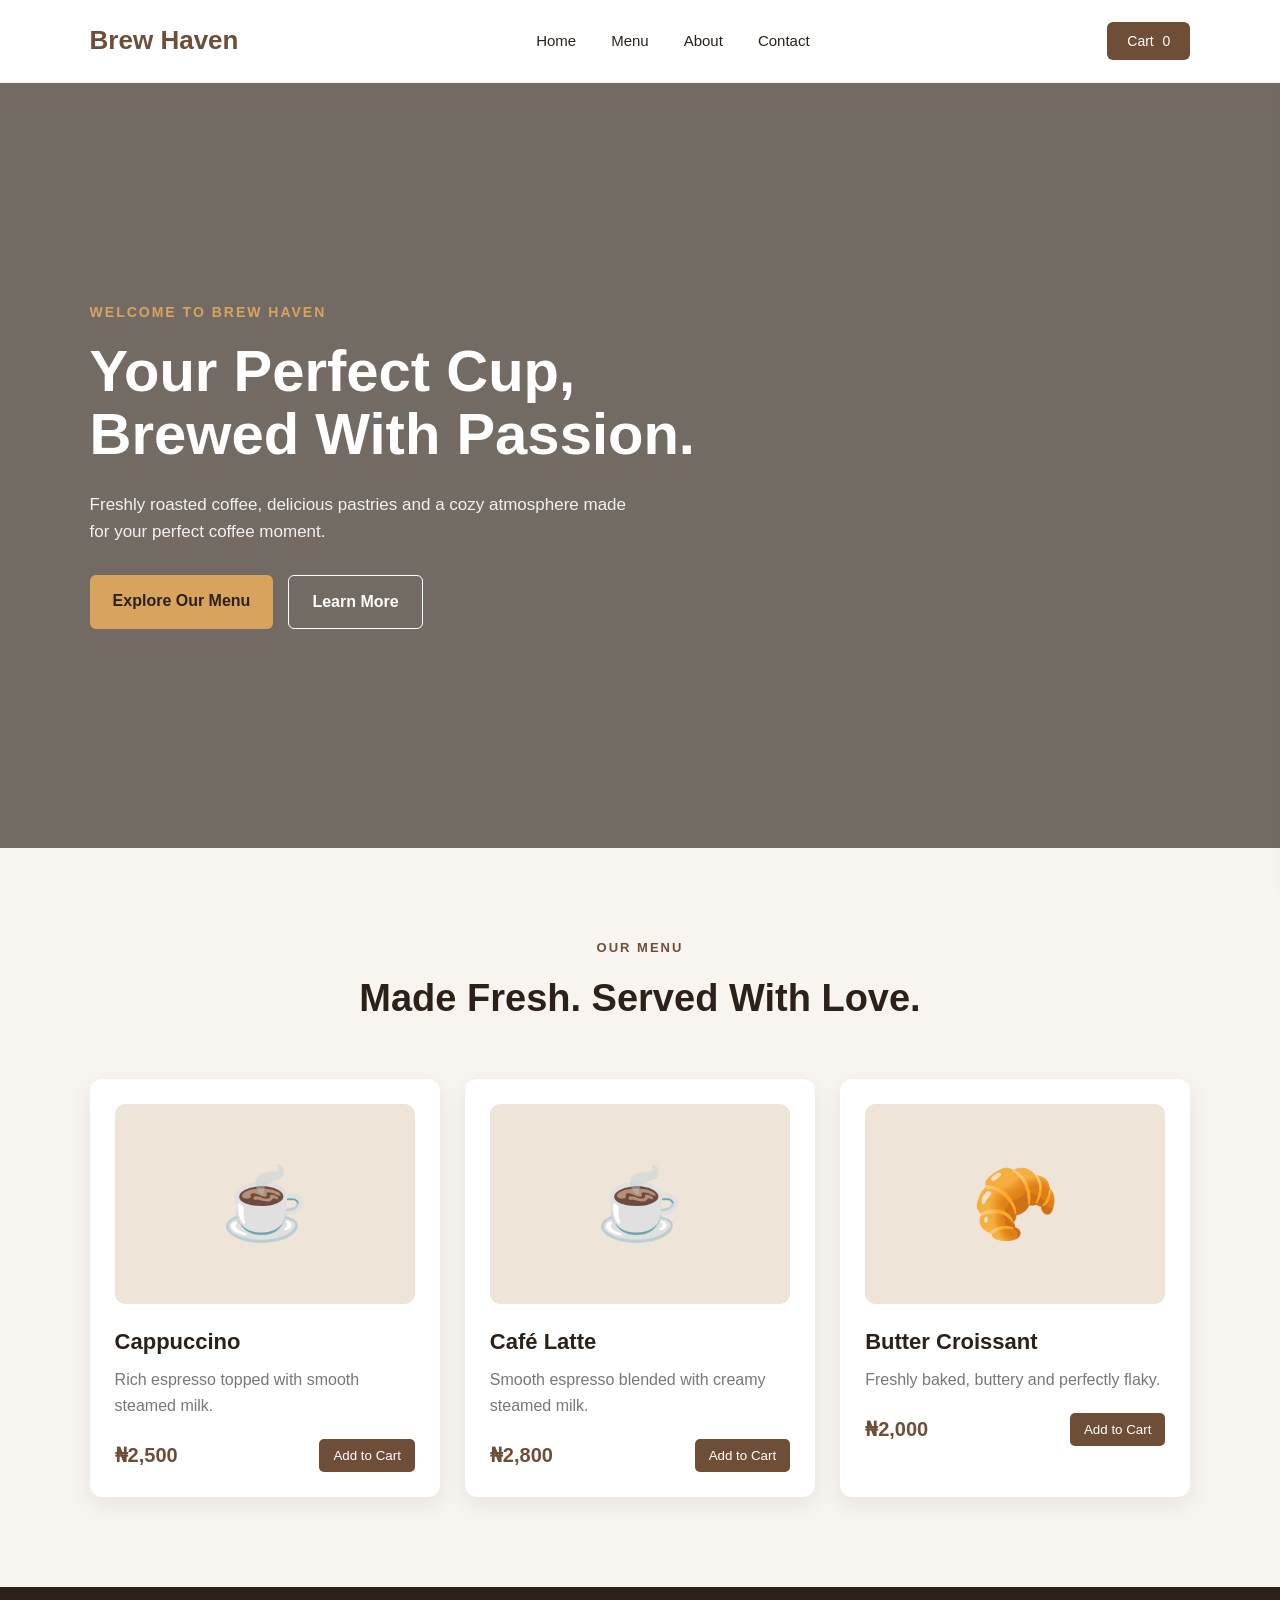
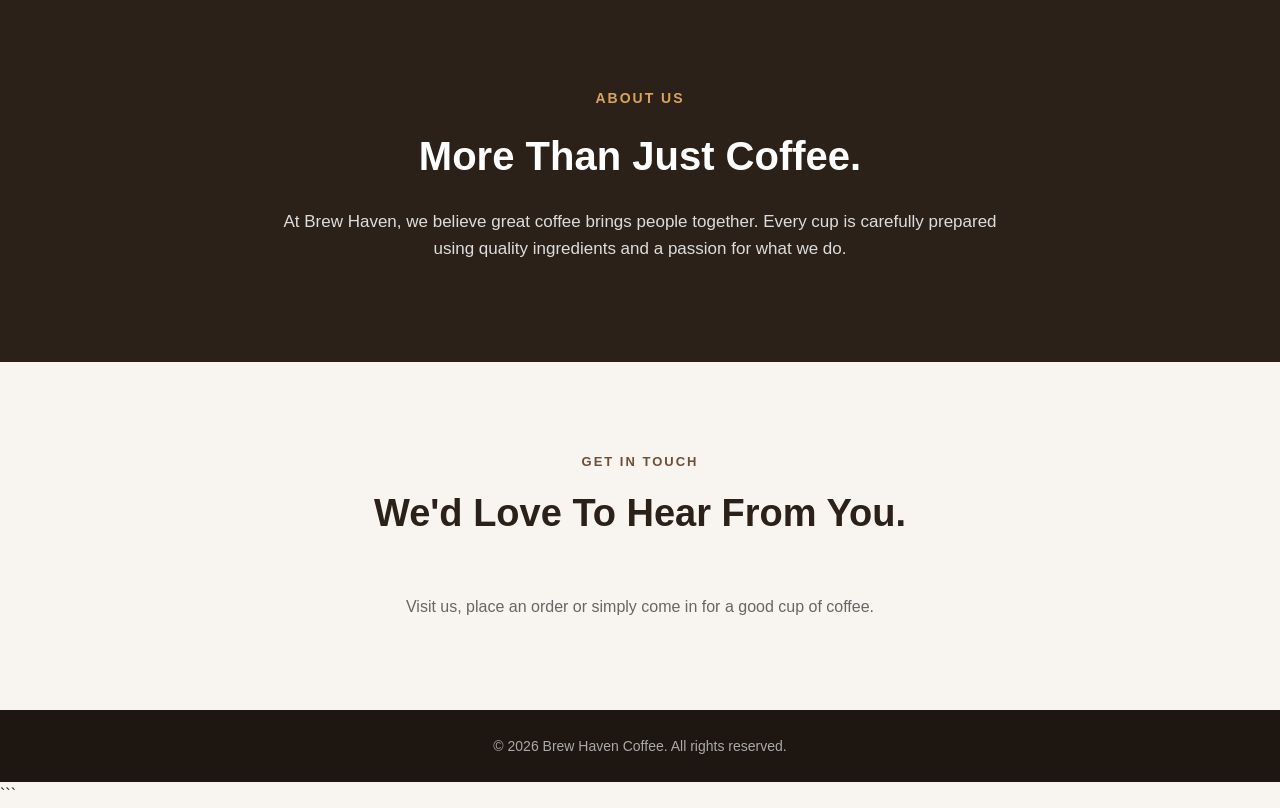
<file: Coffee-shop/frontend/index.html>
<!DOCTYPE html>

<html lang="en">

<head>

<meta charset="UTF-8">
<meta name="viewport" content="width=device-width, initial-scale=1.0">

<title>Brew Haven Coffee</title>

<link rel="stylesheet" href="style.css">


</head>

<body>


<!-- Navigation -->
<header class="navbar">

    <div class="logo">
        Brew Haven
    </div>


    <nav>

        <a href="#home">Home</a>
        <a href="#menu">Menu</a>
        <a href="#about">About</a>
        <a href="#contact">Contact</a>

    </nav>


    <button class="cart-btn">

        Cart <span id="cart-count">0</span>

    </button>

</header>



<!-- Hero Section -->

<main>

    <section class="hero" id="home">

        <div class="hero-content">

            <p class="small-heading">
                WELCOME TO BREW HAVEN
            </p>


            <h1>
                Your Perfect Cup,<br>
                Brewed With Passion.
            </h1>


            <p class="hero-text">

                Freshly roasted coffee, delicious pastries and a
                cozy atmosphere made for your perfect coffee moment.

            </p>


            <div class="hero-buttons">

                <a href="#menu" class="primary-btn">
                    Explore Our Menu
                </a>


                <a href="#about" class="secondary-btn">
                    Learn More
                </a>

            </div>

        </div>

    </section>



    <!-- Featured Menu -->

    <section class="menu-section" id="menu">

        <div class="section-heading">

            <p>
                OUR MENU
            </p>


            <h2>
                Made Fresh. Served With Love.
            </h2>

        </div>



        <div class="menu-container">


            <!-- Cappuccino -->

            <div class="menu-card">

                <div class="menu-image">
                    ☕
                </div>


                <h3>
                    Cappuccino
                </h3>


                <p>
                    Rich espresso topped with smooth steamed milk.
                </p>


                <div class="menu-bottom">

                    <span>
                        ₦2,500
                    </span>


                    <button class="add-cart">
                        Add to Cart
                    </button>

                </div>

            </div>



            <!-- Café Latte -->

            <div class="menu-card">

                <div class="menu-image">
                    ☕
                </div>


                <h3>
                    Café Latte
                </h3>


                <p>
                    Smooth espresso blended with creamy steamed milk.
                </p>


                <div class="menu-bottom">

                    <span>
                        ₦2,800
                    </span>


                    <button class="add-cart">
                        Add to Cart
                    </button>

                </div>

            </div>



            <!-- Butter Croissant -->

            <div class="menu-card">

                <div class="menu-image">
                    🥐
                </div>


                <h3>
                    Butter Croissant
                </h3>


                <p>
                    Freshly baked, buttery and perfectly flaky.
                </p>


                <div class="menu-bottom">

                    <span>
                        ₦2,000
                    </span>


                    <button class="add-cart">
                        Add to Cart
                    </button>

                </div>

            </div>


        </div>

    </section>



    <!-- About Section -->

    <section class="about-section" id="about">

        <div class="about-content">

            <p class="small-heading">
                ABOUT US
            </p>


            <h2>
                More Than Just Coffee.
            </h2>


            <p>

                At Brew Haven, we believe great coffee brings people
                together. Every cup is carefully prepared using
                quality ingredients and a passion for what we do.

            </p>

        </div>

    </section>



    <!-- Contact Section -->

    <section class="contact-section" id="contact">

        <div class="section-heading">

            <p>
                GET IN TOUCH
            </p>


            <h2>
                We'd Love To Hear From You.
            </h2>

        </div>


        <p>

            Visit us, place an order or simply come in for a good cup
            of coffee.

        </p>

    </section>

</main>



<!-- Footer -->

<footer>

    <p>
        © 2026 Brew Haven Coffee. All rights reserved.
    </p>

</footer>



<!-- Shopping Cart -->

<div class="cart-overlay" id="cart-overlay"></div>


<div class="cart-panel" id="cart-panel">


    <div class="cart-header">

        <h2>
            Your Cart
        </h2>


        <button class="close-cart" id="close-cart">
            ×
        </button>

    </div>



    <div class="cart-items" id="cart-items">

        <p class="empty-cart">
            Your cart is empty.
        </p>

    </div>



    <div class="cart-footer">


        <div class="cart-total">

            <span>
                Total
            </span>


            <strong id="cart-total">
                ₦0
            </strong>

        </div>


        <button class="checkout-btn" id="checkout-btn">
            Proceed to Checkout
        </button>


    </div>

</div>



<!-- JavaScript -->

<script src="script.js"></script>
```

</body>

</html>
</file>
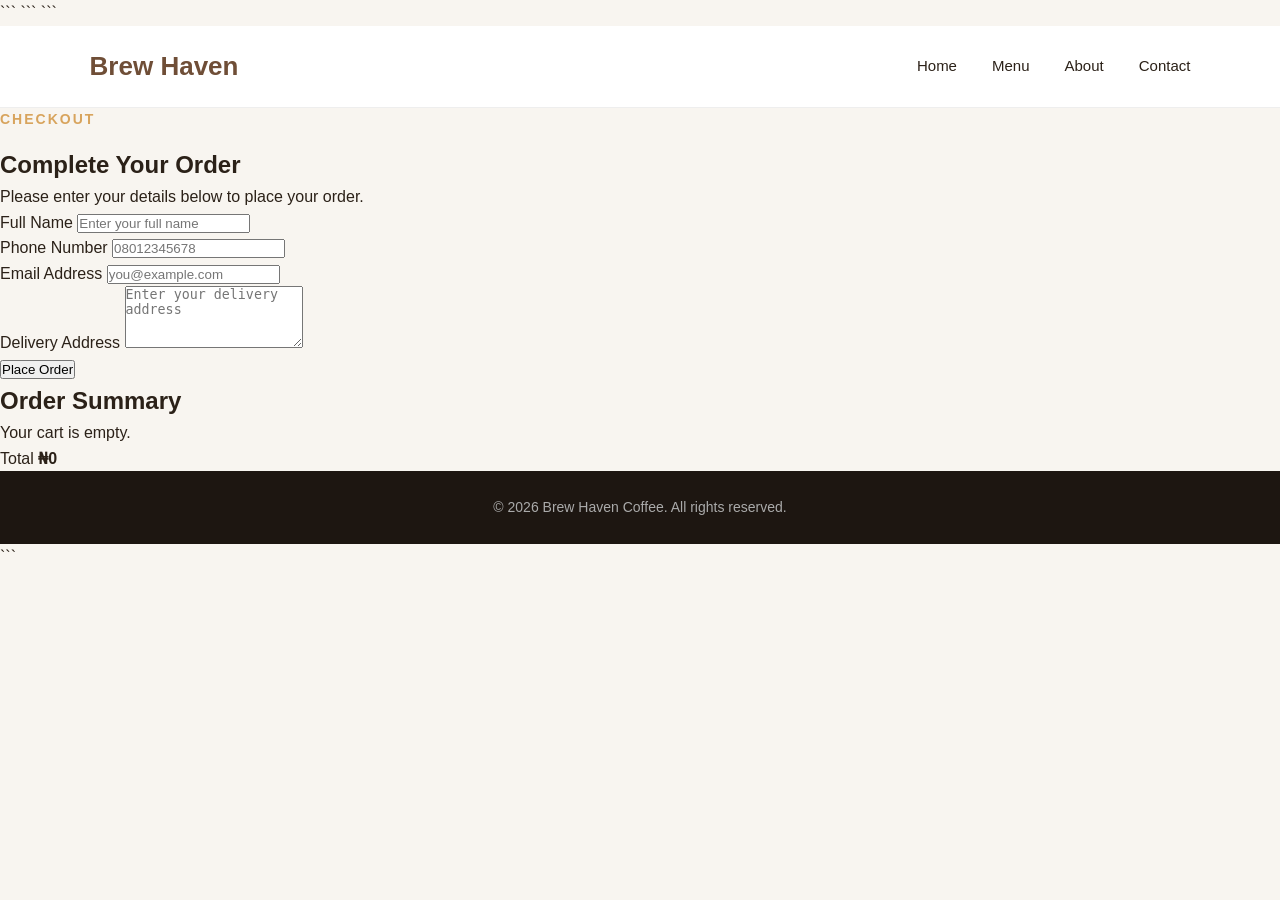
<file: Coffee-shop/frontend/checkout.html>
<!DOCTYPE html>

<html lang="en">

<head>

```
<meta charset="UTF-8">
<meta name="viewport" content="width=device-width, initial-scale=1.0">

<title>Checkout | Brew Haven Coffee</title>

<link rel="stylesheet" href="style.css">
```

</head>

<body>

```
<!-- Navigation -->

<header class="navbar">

    <div class="logo">
        Brew Haven
    </div>


    <nav>

        <a href="index.html">Home</a>
        <a href="index.html#menu">Menu</a>
        <a href="index.html#about">About</a>
        <a href="index.html#contact">Contact</a>

    </nav>

</header>



<!-- Checkout -->

<main class="checkout-page">

    <div class="checkout-container">


        <!-- Customer Information -->

        <section class="checkout-form">

            <p class="small-heading">
                CHECKOUT
            </p>


            <h1>
                Complete Your Order
            </h1>


            <p class="checkout-intro">
                Please enter your details below to place your order.
            </p>


            <form id="checkout-form">

                <div class="form-group">

                    <label for="full-name">
                        Full Name
                    </label>

                    <input
                        type="text"
                        id="full-name"
                        placeholder="Enter your full name"
                        required
                    >

                </div>



                <div class="form-group">

                    <label for="phone">
                        Phone Number
                    </label>

                    <input
                        type="tel"
                        id="phone"
                        placeholder="08012345678"
                        required
                    >

                </div>



                <div class="form-group">

                    <label for="email">
                        Email Address
                    </label>

                    <input
                        type="email"
                        id="email"
                        placeholder="you@example.com"
                        required
                    >

                </div>



                <div class="form-group">

                    <label for="address">
                        Delivery Address
                    </label>

                    <textarea
                        id="address"
                        rows="4"
                        placeholder="Enter your delivery address"
                        required
                    ></textarea>

                </div>



                <button type="submit" class="checkout-submit">
                    Place Order
                </button>

            </form>

        </section>



        <!-- Order Summary -->

        <section class="order-summary">

            <h2>
                Order Summary
            </h2>


            <div id="checkout-items">

                <p>
                    Your cart is empty.
                </p>

            </div>


            <div class="summary-total">

                <span>
                    Total
                </span>


                <strong id="checkout-total">
                    ₦0
                </strong>

            </div>

        </section>

    </div>

</main>



<!-- Footer -->

<footer>

    <p>
        © 2026 Brew Haven Coffee. All rights reserved.
    </p>

</footer>


<script src="checkout.js"></script>
```

</body>

</html>
</file>
<file: Coffee-shop/frontend/style.css>
* {
  margin: 0;
  padding: 0;
  box-sizing: border-box;
  }

html {
scroll-behavior: smooth;
}

body {
font-family: Arial, Helvetica, sans-serif;
background: #f8f5f0;
color: #2b2118;
line-height: 1.6;
}

/* =========================
NAVIGATION
========================= */

.navbar {
width: 100%;
padding: 20px 7%;
display: flex;
align-items: center;
justify-content: space-between;
background: #ffffff;
position: sticky;
top: 0;
z-index: 1000;
border-bottom: 1px solid #eee;
}

.logo {
font-size: 26px;
font-weight: bold;
color: #6f4e37;
}

nav {
display: flex;
gap: 35px;
}

nav a {
text-decoration: none;
color: #2b2118;
font-size: 15px;
transition: 0.3s;
}

nav a:hover {
color: #6f4e37;
}

.cart-btn {
border: none;
background: #6f4e37;
color: white;
padding: 11px 20px;
border-radius: 6px;
cursor: pointer;
font-size: 14px;
}

#cart-count {
margin-left: 5px;
}

/* =========================
HERO
========================= */

.hero {
min-height: 85vh;
display: flex;
align-items: center;
padding: 80px 7%;
background: linear-gradient(
rgba(43, 33, 24, 0.65),
rgba(43, 33, 24, 0.65)
),
url("https://images.unsplash.com/photo-1495474472287-4d71bcdd2085?auto=format&fit=crop&w=1600&q=80");


background-size: cover;
background-position: center;


}

.hero-content {
max-width: 650px;
color: white;
}

.small-heading {
color: #d8a45d;
font-size: 14px;
font-weight: bold;
letter-spacing: 2px;
margin-bottom: 15px;
}

.hero h1 {
font-size: 58px;
line-height: 1.1;
margin-bottom: 25px;
}

.hero-text {
max-width: 550px;
font-size: 17px;
margin-bottom: 30px;
color: #f1f1f1;
}

.hero-buttons {
display: flex;
gap: 15px;
}

.primary-btn,
.secondary-btn {
text-decoration: none;
padding: 13px 23px;
border-radius: 6px;
font-weight: bold;
}

.primary-btn {
background: #d8a45d;
color: #2b2118;
}

.secondary-btn {
border: 1px solid white;
color: white;
}

/* =========================
MENU
========================= */

.menu-section {
padding: 90px 7%;
}

.section-heading {
text-align: center;
margin-bottom: 50px;
}

.section-heading p {
color: #6f4e37;
font-size: 13px;
font-weight: bold;
letter-spacing: 2px;
margin-bottom: 10px;
}

.section-heading h2 {
font-size: 38px;
}

.menu-container {
display: grid;
grid-template-columns: repeat(3, 1fr);
gap: 25px;
}

.menu-card {
background: white;
padding: 25px;
border-radius: 12px;
box-shadow: 0 8px 25px rgba(0, 0, 0, 0.07);
transition: 0.3s;
}

.menu-card:hover {
transform: translateY(-5px);
}

.menu-image {
height: 200px;
background: #eee4d7;
display: flex;
justify-content: center;
align-items: center;
font-size: 70px;
border-radius: 10px;
margin-bottom: 20px;
}

.menu-card h3 {
font-size: 22px;
margin-bottom: 8px;
}

.menu-card p {
color: #777;
margin-bottom: 20px;
}

.menu-bottom {
display: flex;
align-items: center;
justify-content: space-between;
}

.menu-bottom span {
font-size: 20px;
font-weight: bold;
color: #6f4e37;
}

.add-cart {
border: none;
background: #6f4e37;
color: white;
padding: 9px 14px;
border-radius: 5px;
cursor: pointer;
}

/* =========================
ABOUT
========================= */

.about-section {
padding: 100px 7%;
background: #2b2118;
color: white;
}

.about-content {
max-width: 750px;
margin: auto;
text-align: center;
}

.about-content h2 {
font-size: 40px;
margin-bottom: 20px;
}

.about-content p:last-child {
color: #ddd;
font-size: 17px;
}

/* =========================
CONTACT
========================= */

.contact-section {
padding: 90px 7%;
text-align: center;
}

.contact-section > p {
color: #666;
}

/* =========================
FOOTER
========================= */

footer {
background: #1d1611;
color: #aaa;
text-align: center;
padding: 25px;
font-size: 14px;
}

/* =========================
RESPONSIVE DESIGN
========================= */

@media (max-width: 900px) {


.menu-container {
    grid-template-columns: 1fr 1fr;
}

.hero h1 {
    font-size: 45px;
}


}

@media (max-width: 650px) {


.navbar {
    flex-wrap: wrap;
    gap: 15px;
}

nav {
    order: 3;
    width: 100%;
    justify-content: center;
    gap: 20px;
}

.hero {
    min-height: 75vh;
}

.hero h1 {
    font-size: 38px;
}

.hero-buttons {
    flex-direction: column;
    width: fit-content;
}

.menu-container {
    grid-template-columns: 1fr;
}

.section-heading h2 {
    font-size: 30px;
}


}
/* =========================
   SHOPPING CART
========================= */

.cart-overlay {
    position: fixed;
    inset: 0;
    background: rgba(0, 0, 0, 0.45);
    opacity: 0;
    visibility: hidden;
    transition: 0.3s ease;
    z-index: 998;
}

.cart-panel {
    position: fixed;
    top: 0;
    right: -420px;
    width: 400px;
    max-width: 90%;
    height: 100vh;
    background: #ffffff;
    z-index: 999;
    display: flex;
    flex-direction: column;
    box-shadow: -5px 0 20px rgba(0, 0, 0, 0.15);
    transition: 0.3s ease;
}

.cart-panel.active {
    right: 0;
}

.cart-overlay.active {
    opacity: 1;
    visibility: visible;
}

.cart-header {
    display: flex;
    align-items: center;
    justify-content: space-between;
    padding: 25px;
    border-bottom: 1px solid #eeeeee;
}

.cart-header h2 {
    margin: 0;
    font-size: 24px;
    color: #2b1d17;
}

.close-cart {
    border: none;
    background: transparent;
    font-size: 32px;
    cursor: pointer;
    color: #555;
}

.cart-items {
    flex: 1;
    padding: 25px;
    overflow-y: auto;
}

.empty-cart {
    text-align: center;
    color: #777;
    margin-top: 50px;
}

.cart-footer {
    padding: 25px;
    border-top: 1px solid #eeeeee;
}

.cart-total {
    display: flex;
    justify-content: space-between;
    align-items: center;
    margin-bottom: 20px;
    font-size: 18px;
}

.cart-total strong {
    font-size: 22px;
    color: #8b5e3c;
}

.checkout-btn {
    width: 100%;
    padding: 15px;
    border: none;
    border-radius: 8px;
    background: #8b5e3c;
    color: white;
    font-size: 16px;
    font-weight: 600;
    cursor: pointer;
    transition: 0.3s ease;
}

.checkout-btn:hover {
    background: #6f472d;
}
</file>
